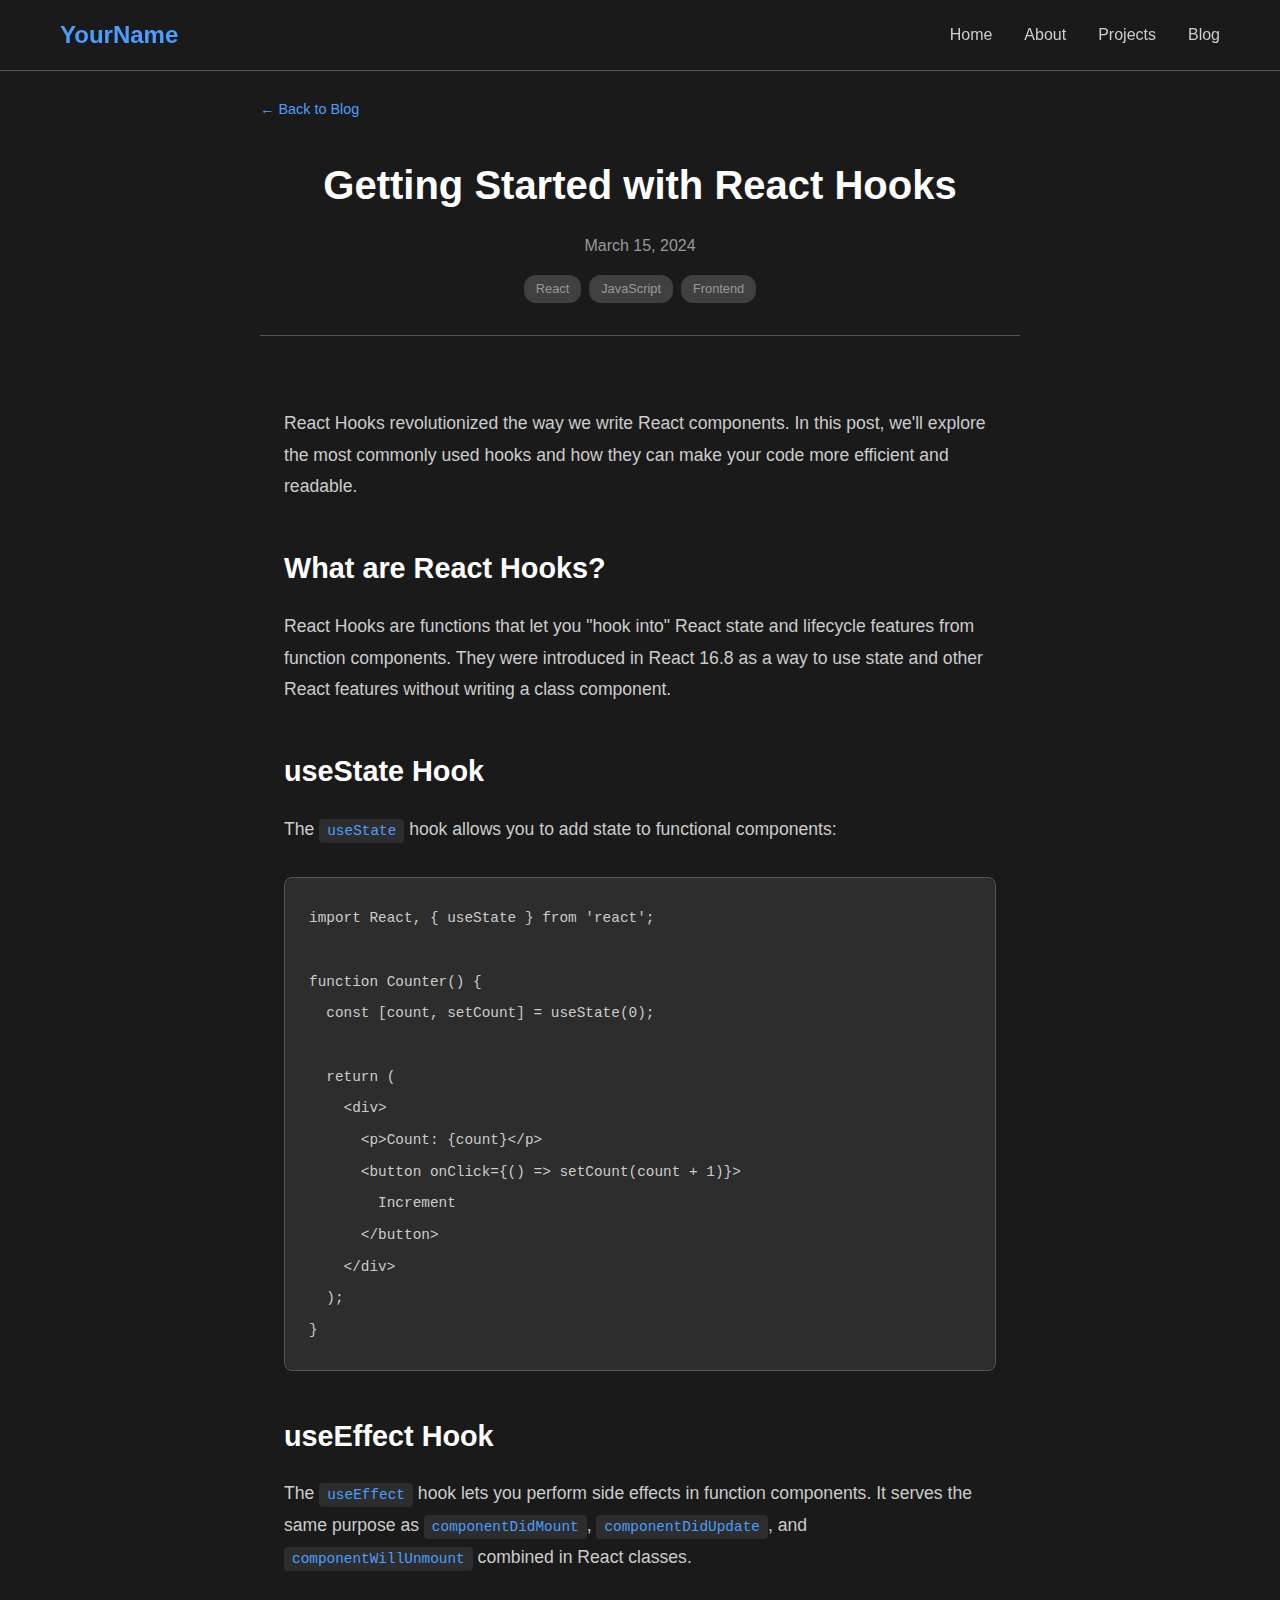
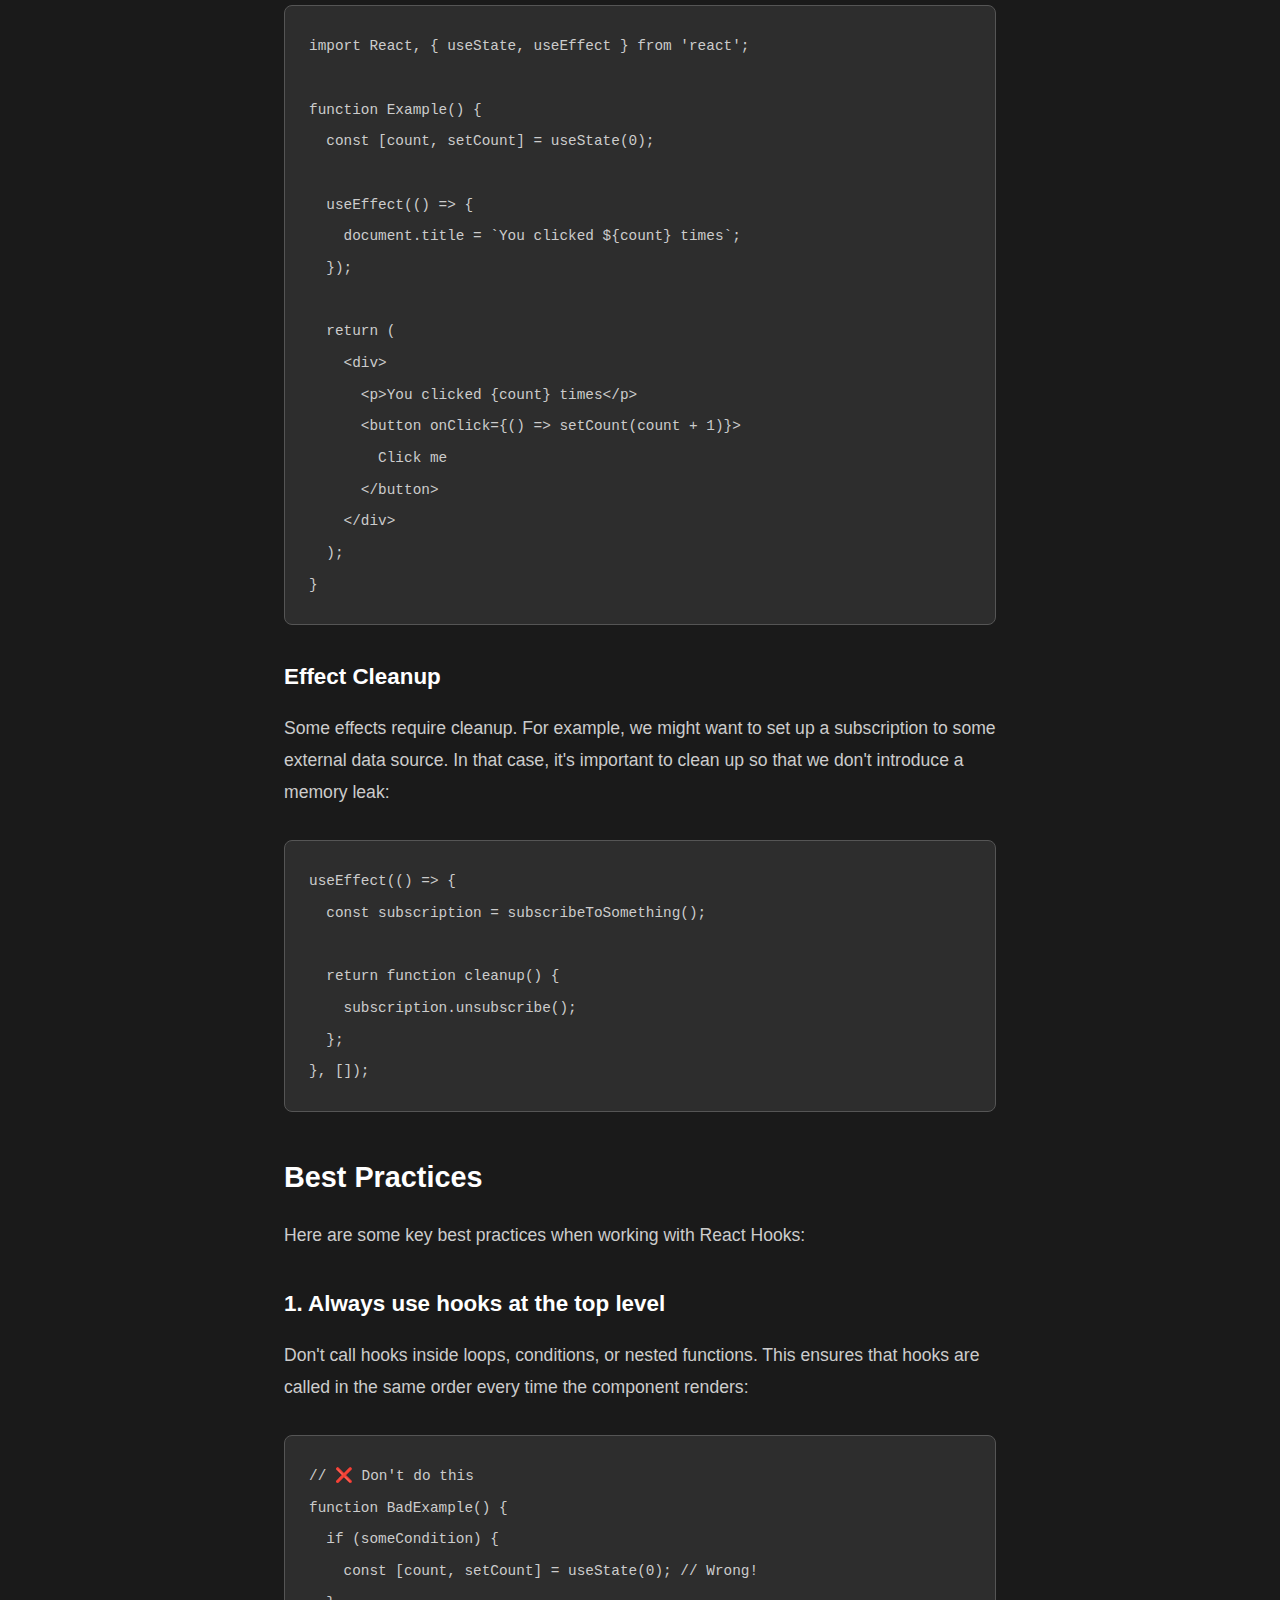
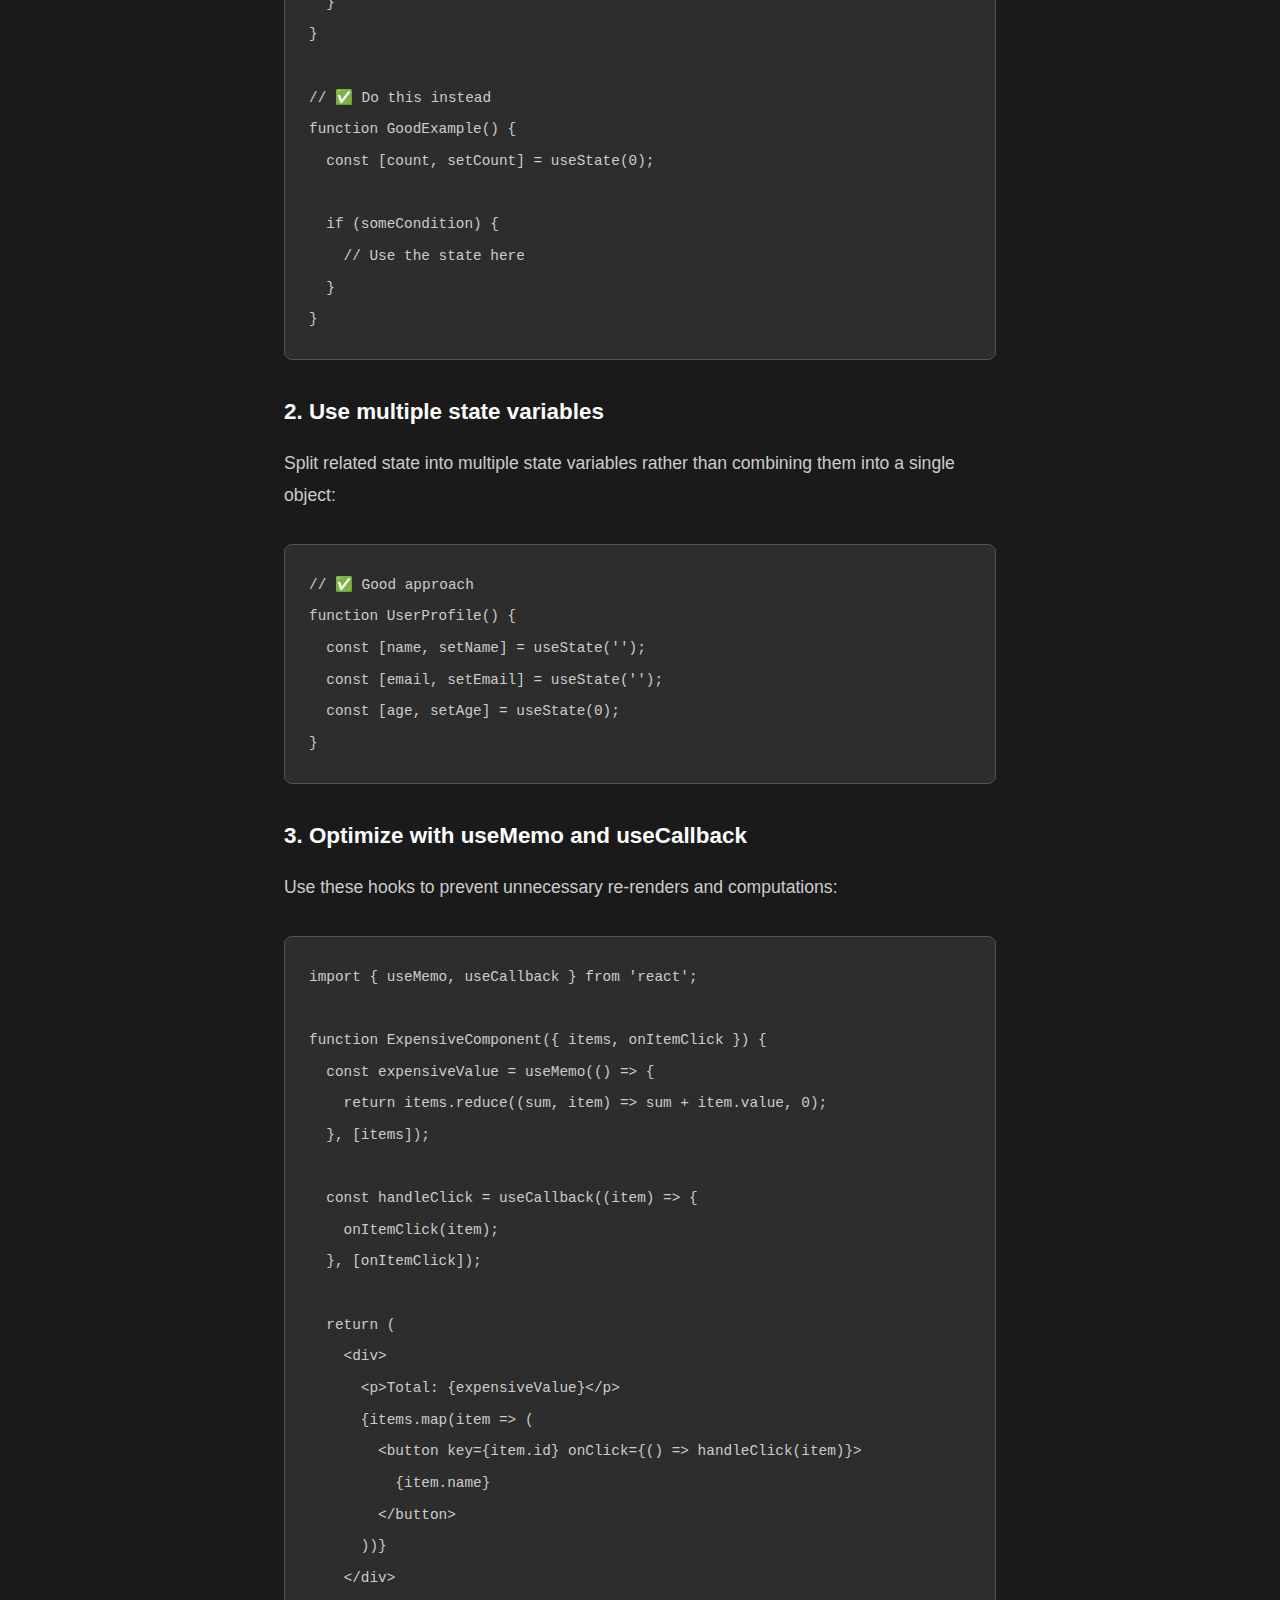
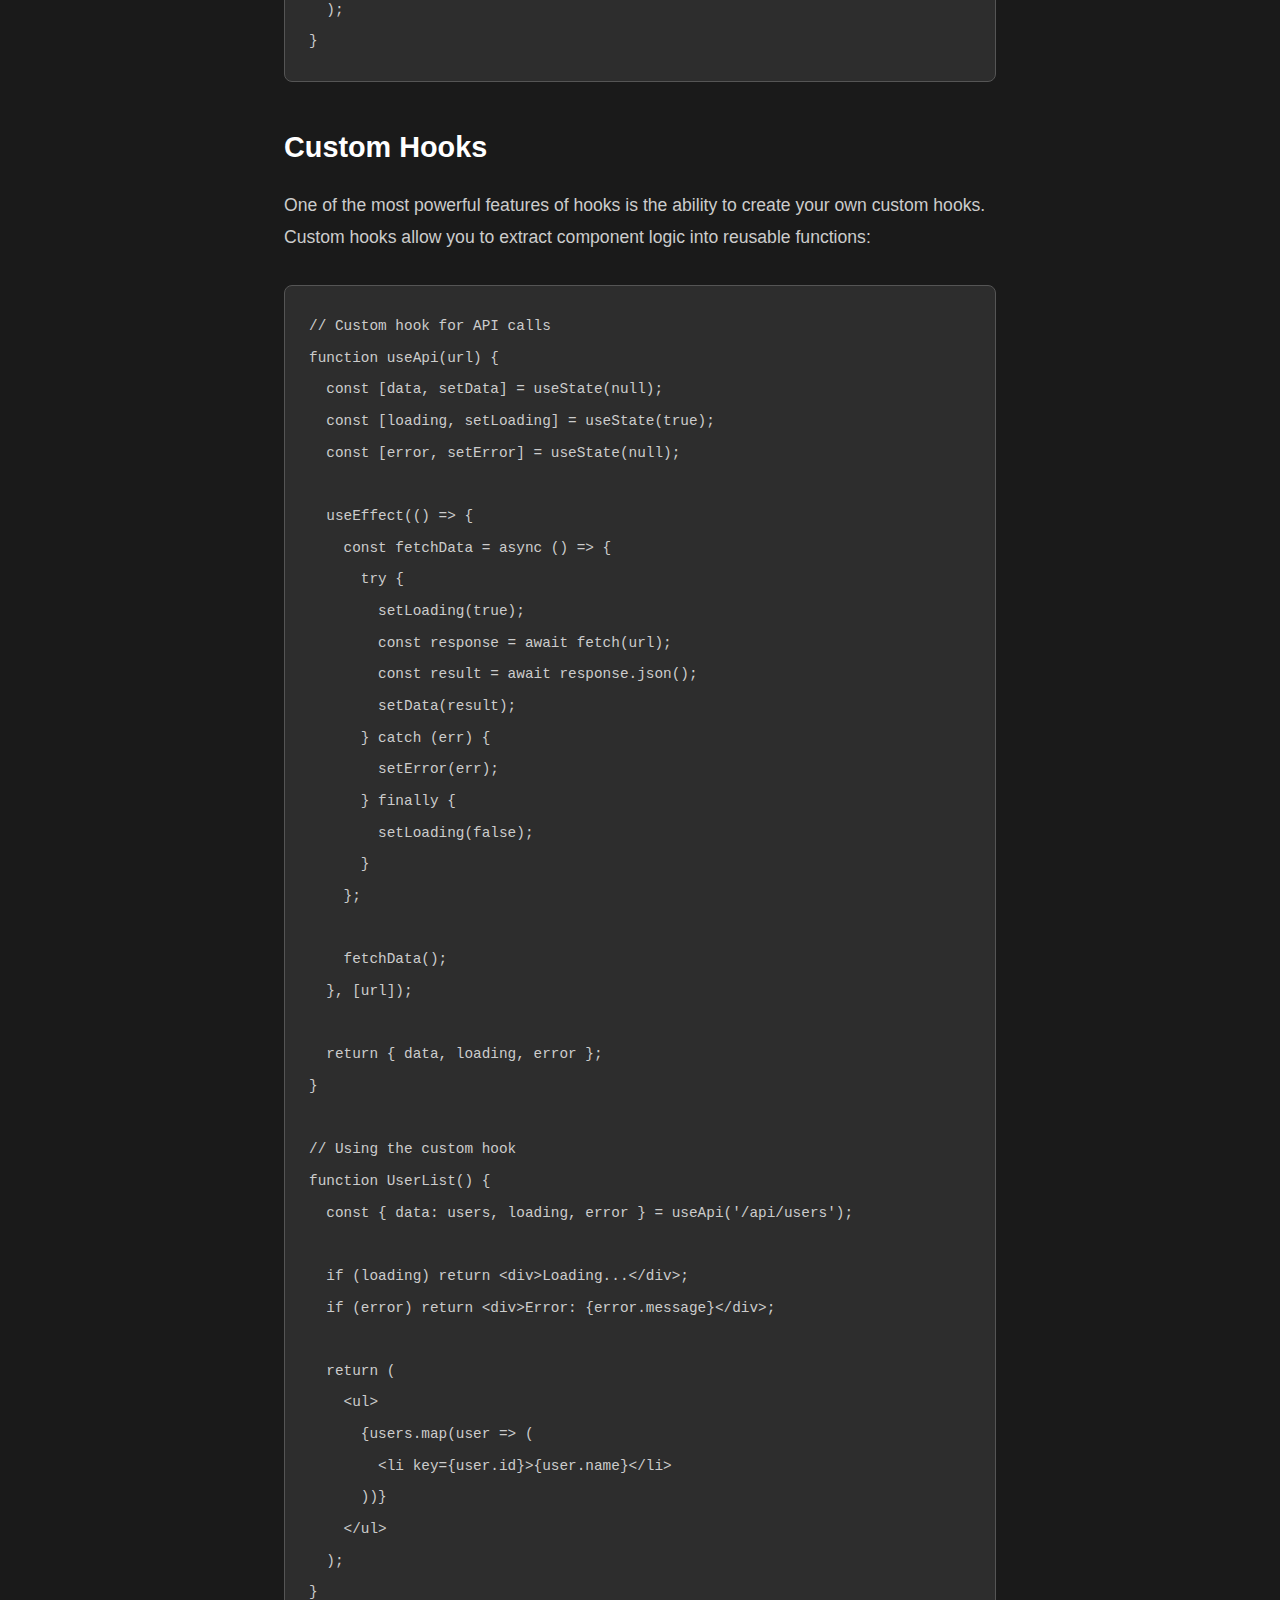
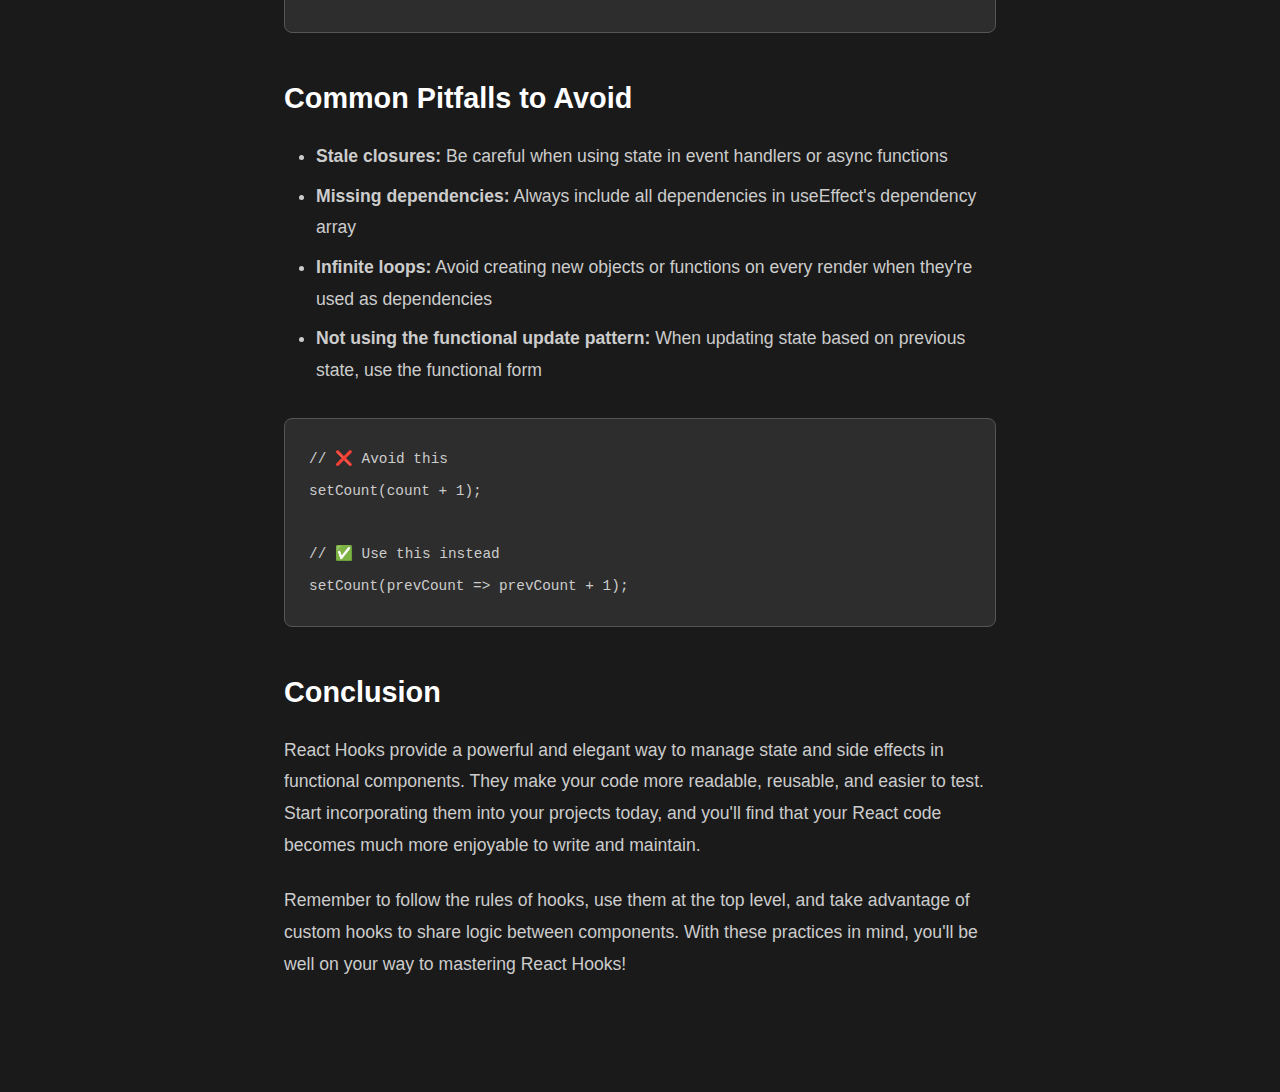
<file: blog-react-hooks.html>
<!DOCTYPE html>
<html lang="en">
<head>
    <meta charset="UTF-8">
    <meta name="viewport" content="width=device-width, initial-scale=1.0">
    <title>Getting Started with React Hooks - Your Name</title>
    <link rel="stylesheet" href="styles.css">
    <style>
        /* Blog-specific styles */
        .blog-post {
            padding: 6rem 0 4rem 0;
            min-height: 100vh;
        }
        
        .blog-header {
            text-align: center;
            margin-bottom: 3rem;
            padding-bottom: 2rem;
            border-bottom: 1px solid var(--border);
        }
        
        .blog-title {
            font-size: 2.5rem;
            margin-bottom: 1rem;
            color: var(--text-primary);
        }
        
        .blog-meta {
            color: var(--text-muted);
            font-size: 1rem;
            margin-bottom: 1rem;
        }
        
        .blog-tags {
            display: flex;
            justify-content: center;
            gap: 0.5rem;
            flex-wrap: wrap;
        }
        
        .blog-content {
            max-width: 800px;
            margin: 0 auto;
            color: var(--text-secondary);
            line-height: 1.8;
            font-size: 1.1rem;
        }
        
        .blog-content h2 {
            color: var(--text-primary);
            margin: 2.5rem 0 1rem 0;
            font-size: 1.8rem;
        }
        
        .blog-content h3 {
            color: var(--text-primary);
            margin: 2rem 0 1rem 0;
            font-size: 1.4rem;
        }
        
        .blog-content p {
            margin-bottom: 1.5rem;
        }
        
        .blog-content code {
            background: var(--bg-secondary);
            color: var(--accent);
            padding: 0.25rem 0.5rem;
            border-radius: 4px;
            font-size: 0.9rem;
        }
        
        .blog-content pre {
            background: var(--bg-secondary);
            padding: 1.5rem;
            border-radius: 8px;
            overflow-x: auto;
            margin: 2rem 0;
            border: 1px solid var(--border);
        }
        
        .blog-content pre code {
            background: none;
            padding: 0;
            color: var(--text-secondary);
        }
        
        .blog-content ul, .blog-content ol {
            margin-left: 2rem;
            margin-bottom: 1.5rem;
        }
        
        .blog-content li {
            margin-bottom: 0.5rem;
        }
        
        .back-link {
            display: inline-block;
            margin-bottom: 2rem;
            color: var(--accent);
            text-decoration: none;
            font-size: 0.9rem;
            transition: color 0.3s ease;
        }
        
        .back-link:hover {
            color: var(--accent-hover);
        }
        
        @media (max-width: 768px) {
            .blog-title {
                font-size: 2rem;
            }
            
            .blog-content {
                font-size: 1rem;
            }
            
            .blog-content h2 {
                font-size: 1.5rem;
            }
            
            .blog-content h3 {
                font-size: 1.3rem;
            }
        }
    </style>
</head>
<body>
    <!-- Navigation -->
    <nav>
        <div class="nav-container">
            <div class="logo">YourName</div>
            <ul class="nav-links">
                <li><a href="index.html#home">Home</a></li>
                <li><a href="index.html#about">About</a></li>
                <li><a href="index.html#projects">Projects</a></li>
                <li><a href="index.html#blog">Blog</a></li>
            </ul>
        </div>
    </nav>

    <!-- Blog Post -->
    <div class="blog-post">
        <div class="container">
            <a href="index.html#blog" class="back-link">← Back to Blog</a>
            
            <div class="blog-header">
                <h1 class="blog-title">Getting Started with React Hooks</h1>
                <div class="blog-meta">March 15, 2024</div>
                <div class="blog-tags">
                    <span class="tech-tag">React</span>
                    <span class="tech-tag">JavaScript</span>
                    <span class="tech-tag">Frontend</span>
                </div>
            </div>
            
            <div class="blog-content">
                <p>React Hooks revolutionized the way we write React components. In this post, we'll explore the most commonly used hooks and how they can make your code more efficient and readable.</p>

                <h2>What are React Hooks?</h2>
                <p>React Hooks are functions that let you "hook into" React state and lifecycle features from function components. They were introduced in React 16.8 as a way to use state and other React features without writing a class component.</p>

                <h2>useState Hook</h2>
                <p>The <code>useState</code> hook allows you to add state to functional components:</p>

                <pre><code>import React, { useState } from 'react';

function Counter() {
  const [count, setCount] = useState(0);
  
  return (
    &lt;div&gt;
      &lt;p&gt;Count: {count}&lt;/p&gt;
      &lt;button onClick={() =&gt; setCount(count + 1)}&gt;
        Increment
      &lt;/button&gt;
    &lt;/div&gt;
  );
}</code></pre>

                <h2>useEffect Hook</h2>
                <p>The <code>useEffect</code> hook lets you perform side effects in function components. It serves the same purpose as <code>componentDidMount</code>, <code>componentDidUpdate</code>, and <code>componentWillUnmount</code> combined in React classes.</p>

                <pre><code>import React, { useState, useEffect } from 'react';

function Example() {
  const [count, setCount] = useState(0);

  useEffect(() =&gt; {
    document.title = `You clicked ${count} times`;
  });

  return (
    &lt;div&gt;
      &lt;p&gt;You clicked {count} times&lt;/p&gt;
      &lt;button onClick={() =&gt; setCount(count + 1)}&gt;
        Click me
      &lt;/button&gt;
    &lt;/div&gt;
  );
}</code></pre>

                <h3>Effect Cleanup</h3>
                <p>Some effects require cleanup. For example, we might want to set up a subscription to some external data source. In that case, it's important to clean up so that we don't introduce a memory leak:</p>

                <pre><code>useEffect(() =&gt; {
  const subscription = subscribeToSomething();
  
  return function cleanup() {
    subscription.unsubscribe();
  };
}, []);</code></pre>

                <h2>Best Practices</h2>
                <p>Here are some key best practices when working with React Hooks:</p>

                <h3>1. Always use hooks at the top level</h3>
                <p>Don't call hooks inside loops, conditions, or nested functions. This ensures that hooks are called in the same order every time the component renders:</p>

                <pre><code>// ❌ Don't do this
function BadExample() {
  if (someCondition) {
    const [count, setCount] = useState(0); // Wrong!
  }
}

// ✅ Do this instead
function GoodExample() {
  const [count, setCount] = useState(0);
  
  if (someCondition) {
    // Use the state here
  }
}</code></pre>

                <h3>2. Use multiple state variables</h3>
                <p>Split related state into multiple state variables rather than combining them into a single object:</p>

                <pre><code>// ✅ Good approach
function UserProfile() {
  const [name, setName] = useState('');
  const [email, setEmail] = useState('');
  const [age, setAge] = useState(0);
}</code></pre>

                <h3>3. Optimize with useMemo and useCallback</h3>
                <p>Use these hooks to prevent unnecessary re-renders and computations:</p>

                <pre><code>import { useMemo, useCallback } from 'react';

function ExpensiveComponent({ items, onItemClick }) {
  const expensiveValue = useMemo(() => {
    return items.reduce((sum, item) => sum + item.value, 0);
  }, [items]);

  const handleClick = useCallback((item) => {
    onItemClick(item);
  }, [onItemClick]);

  return (
    &lt;div&gt;
      &lt;p&gt;Total: {expensiveValue}&lt;/p&gt;
      {items.map(item => (
        &lt;button key={item.id} onClick={() => handleClick(item)}&gt;
          {item.name}
        &lt;/button&gt;
      ))}
    &lt;/div&gt;
  );
}</code></pre>

                <h2>Custom Hooks</h2>
                <p>One of the most powerful features of hooks is the ability to create your own custom hooks. Custom hooks allow you to extract component logic into reusable functions:</p>

                <pre><code>// Custom hook for API calls
function useApi(url) {
  const [data, setData] = useState(null);
  const [loading, setLoading] = useState(true);
  const [error, setError] = useState(null);

  useEffect(() => {
    const fetchData = async () => {
      try {
        setLoading(true);
        const response = await fetch(url);
        const result = await response.json();
        setData(result);
      } catch (err) {
        setError(err);
      } finally {
        setLoading(false);
      }
    };

    fetchData();
  }, [url]);

  return { data, loading, error };
}

// Using the custom hook
function UserList() {
  const { data: users, loading, error } = useApi('/api/users');

  if (loading) return &lt;div&gt;Loading...&lt;/div&gt;;
  if (error) return &lt;div&gt;Error: {error.message}&lt;/div&gt;;

  return (
    &lt;ul&gt;
      {users.map(user => (
        &lt;li key={user.id}&gt;{user.name}&lt;/li&gt;
      ))}
    &lt;/ul&gt;
  );
}</code></pre>

                <h2>Common Pitfalls to Avoid</h2>
                <ul>
                    <li><strong>Stale closures:</strong> Be careful when using state in event handlers or async functions</li>
                    <li><strong>Missing dependencies:</strong> Always include all dependencies in useEffect's dependency array</li>
                    <li><strong>Infinite loops:</strong> Avoid creating new objects or functions on every render when they're used as dependencies</li>
                    <li><strong>Not using the functional update pattern:</strong> When updating state based on previous state, use the functional form</li>
                </ul>

                <pre><code>// ❌ Avoid this
setCount(count + 1);

// ✅ Use this instead
setCount(prevCount => prevCount + 1);</code></pre>

                <h2>Conclusion</h2>
                <p>React Hooks provide a powerful and elegant way to manage state and side effects in functional components. They make your code more readable, reusable, and easier to test. Start incorporating them into your projects today, and you'll find that your React code becomes much more enjoyable to write and maintain.</p>

                <p>Remember to follow the rules of hooks, use them at the top level, and take advantage of custom hooks to share logic between components. With these practices in mind, you'll be well on your way to mastering React Hooks!</p>
            </div>
        </div>
    </div>
</body>
</html>
</file>
<file: styles.css>
* {
    margin: 0;
    padding: 0;
    box-sizing: border-box;
}

:root {
    --bg-primary: #1a1a1a;
    --bg-secondary: #2d2d2d;
    --bg-tertiary: #404040;
    --text-primary: #ffffff;
    --text-secondary: #cccccc;
    --text-muted: #999999;
    --accent: #4a9eff;
    --accent-hover: #6bb3ff;
    --border: #555555;
    --shadow: rgba(0, 0, 0, 0.3);
}

body {
    font-family: -apple-system, BlinkMacSystemFont, 'Segoe UI', Roboto, 'Helvetica Neue', Arial, sans-serif;
    background: var(--bg-primary);
    color: var(--text-primary);
    line-height: 1.6;
    overflow-x: hidden;
}

.container {
    max-width: 1200px;
    margin: 0 auto;
    padding: 0 20px;
}

/* Navigation */
nav {
    position: fixed;
    top: 0;
    width: 100%;
    background: rgba(26, 26, 26, 0.95);
    backdrop-filter: blur(10px);
    z-index: 1000;
    border-bottom: 1px solid var(--border);
}

.nav-container {
    display: flex;
    justify-content: space-between;
    align-items: center;
    padding: 1rem 20px;
    max-width: 1200px;
    margin: 0 auto;
}

.logo {
    font-size: 1.5rem;
    font-weight: 700;
    color: var(--accent);
}

.nav-links {
    display: flex;
    list-style: none;
    gap: 2rem;
}

.nav-links a {
    color: var(--text-secondary);
    text-decoration: none;
    transition: color 0.3s ease;
    cursor: pointer;
}

.nav-links a:hover, .nav-links a.active {
    color: var(--accent);
}

/* Hero Section */
.hero {
    min-height: 100vh;
    display: flex;
    align-items: center;
    padding-top: 80px;
}

.hero-content {
    text-align: center;
    max-width: 800px;
    margin: 0 auto;
}

.hero h1 {
    font-size: clamp(2.5rem, 6vw, 4rem);
    margin-bottom: 1rem;
    color: var(--text-primary);
}

.hero p {
    font-size: 1.25rem;
    color: var(--text-secondary);
    margin-bottom: 2rem;
    max-width: 600px;
    margin-left: auto;
    margin-right: auto;
}

.cta-button {
    display: inline-block;
    padding: 1rem 2rem;
    background: var(--accent);
    color: white;
    text-decoration: none;
    border-radius: 8px;
    font-weight: 600;
    transition: all 0.3s ease;
}

.cta-button:hover {
    background: var(--accent-hover);
    transform: translateY(-2px);
    box-shadow: 0 8px 25px rgba(74, 158, 255, 0.3);
}

/* Section Styles */
section {
    min-height: 100vh;
    padding: 6rem 0;
    display: none;
    position: relative;
}

section.active {
    display: block;
}

section h2 {
    font-size: 2.5rem;
    margin-bottom: 3rem;
    text-align: center;
    color: var(--text-primary);
}

/* About Section */
.about-content {
    display: grid;
    grid-template-columns: 1fr 2fr;
    gap: 4rem;
    align-items: center;
}

.about-image {
    width: 300px;
    height: 300px;
    border-radius: 50%;
    background: var(--bg-secondary);
    display: flex;
    align-items: center;
    justify-content: center;
    font-size: 6rem;
    margin: 0 auto;
    border: 3px solid var(--accent);
}

.about-text p {
    margin-bottom: 1.5rem;
    color: var(--text-secondary);
    font-size: 1.1rem;
}

.skills {
    display: flex;
    flex-wrap: wrap;
    gap: 1rem;
    margin-top: 2rem;
}

.skill-tag {
    padding: 0.5rem 1rem;
    background: var(--bg-secondary);
    border: 1px solid var(--border);
    border-radius: 20px;
    color: var(--text-primary);
    font-size: 0.9rem;
    transition: all 0.3s ease;
}

.skill-tag:hover {
    border-color: var(--accent);
    color: var(--accent);
}

/* Projects Section */
.projects-grid {
    display: grid;
    grid-template-columns: repeat(auto-fit, minmax(350px, 1fr));
    gap: 2rem;
    margin-top: 2rem;
}

.project-card {
    background: var(--bg-secondary);
    border: 1px solid var(--border);
    border-radius: 12px;
    padding: 2rem;
    transition: all 0.3s ease;
}

.project-card:hover {
    transform: translateY(-5px);
    border-color: var(--accent);
    box-shadow: 0 10px 30px var(--shadow);
}

.project-card h3 {
    color: var(--text-primary);
    margin-bottom: 1rem;
    font-size: 1.25rem;
}

.project-card p {
    color: var(--text-secondary);
    margin-bottom: 1.5rem;
}

.project-tech {
    display: flex;
    flex-wrap: wrap;
    gap: 0.5rem;
    margin-bottom: 1.5rem;
}

.tech-tag {
    padding: 0.25rem 0.75rem;
    background: var(--bg-tertiary);
    border-radius: 12px;
    font-size: 0.8rem;
    color: var(--text-muted);
}

.project-links {
    display: flex;
    gap: 1rem;
}

.project-link {
    padding: 0.5rem 1rem;
    border: 1px solid var(--accent);
    border-radius: 6px;
    text-decoration: none;
    color: var(--accent);
    font-size: 0.9rem;
    transition: all 0.3s ease;
}

.project-link:hover {
    background: var(--accent);
    color: white;
}

/* Blog Section */
.blog-grid {
    display: grid;
    grid-template-columns: repeat(auto-fit, minmax(400px, 1fr));
    gap: 2rem;
    margin-top: 2rem;
}

.blog-card {
    background: var(--bg-secondary);
    border: 1px solid var(--border);
    border-radius: 12px;
    overflow: hidden;
    transition: all 0.3s ease;
    cursor: pointer;
}

.blog-card:hover {
    transform: translateY(-5px);
    border-color: var(--accent);
    box-shadow: 0 10px 30px var(--shadow);
}

.blog-image {
    width: 100%;
    height: 200px;
    background: var(--bg-tertiary);
    display: flex;
    align-items: center;
    justify-content: center;
    color: var(--text-muted);
    font-size: 3rem;
    overflow: hidden;
}

.blog-image img {
    width: 100%;
    height: 100%;
    object-fit: cover;
}

.blog-content {
    padding: 1.5rem;
}

.blog-date {
    color: var(--text-muted);
    font-size: 0.9rem;
    margin-bottom: 0.5rem;
}

.blog-card h3 {
    color: var(--text-primary);
    margin-bottom: 1rem;
    font-size: 1.25rem;
}

.blog-excerpt {
    color: var(--text-secondary);
    line-height: 1.6;
}

/* Blog Post View */
.blog-post {
    max-width: 800px;
    margin: 0 auto;
    padding: 2rem 0;
}

.blog-post-header {
    text-align: center;
    margin-bottom: 3rem;
    padding-bottom: 2rem;
    border-bottom: 1px solid var(--border);
}

.blog-post h1 {
    font-size: 2.5rem;
    margin-bottom: 1rem;
    color: var(--text-primary);
}

.blog-post-meta {
    color: var(--text-muted);
    font-size: 1rem;
}

.blog-post-content {
    color: var(--text-secondary);
    line-height: 1.8;
    font-size: 1.1rem;
}

.blog-post-content h2,
.blog-post-content h3 {
    color: var(--text-primary);
    margin: 2rem 0 1rem 0;
}

.blog-post-content p {
    margin-bottom: 1.5rem;
}

.blog-post-content img {
    width: 100%;
    border-radius: 8px;
    margin: 2rem 0;
}

.blog-post-content code {
    background: var(--bg-secondary);
    color: var(--accent);
    padding: 0.25rem 0.5rem;
    border-radius: 4px;
    font-size: 0.9rem;
}

.blog-post-content pre {
    background: var(--bg-secondary);
    padding: 1.5rem;
    border-radius: 8px;
    overflow-x: auto;
    margin: 2rem 0;
    border: 1px solid var(--border);
}

.blog-post-content pre code {
    background: none;
    padding: 0;
    color: var(--text-secondary);
}

.back-button {
    display: inline-block;
    margin-bottom: 2rem;
    color: var(--accent);
    text-decoration: none;
    font-size: 0.9rem;
    transition: color 0.3s ease;
}

.back-button:hover {
    color: var(--accent-hover);
}

/* Loading states */
.loading {
    text-align: center;
    color: var(--text-muted);
    padding: 2rem;
}

/* Responsive */
@media (max-width: 768px) {
    .nav-links {
        display: none;
    }

    .about-content {
        grid-template-columns: 1fr;
        text-align: center;
        gap: 2rem;
    }

    .about-image {
        width: 200px;
        height: 200px;
        font-size: 4rem;
    }

    .projects-grid,
    .blog-grid {
        grid-template-columns: 1fr;
    }

    section {
        padding: 4rem 0;
    }

    .hero {
        padding-top: 100px;
    }

    .hero h1 {
        font-size: 2.5rem;
    }

    section h2 {
        font-size: 2rem;
        margin-bottom: 2rem;
    }

    .container {
        padding: 0 15px;
    }
}

@media (max-width: 480px) {
    .hero p {
        font-size: 1rem;
    }

    .cta-button {
        padding: 0.75rem 1.5rem;
        font-size: 0.9rem;
    }

    .project-card,
    .blog-content {
        padding: 1.5rem;
    }
}
</file>
